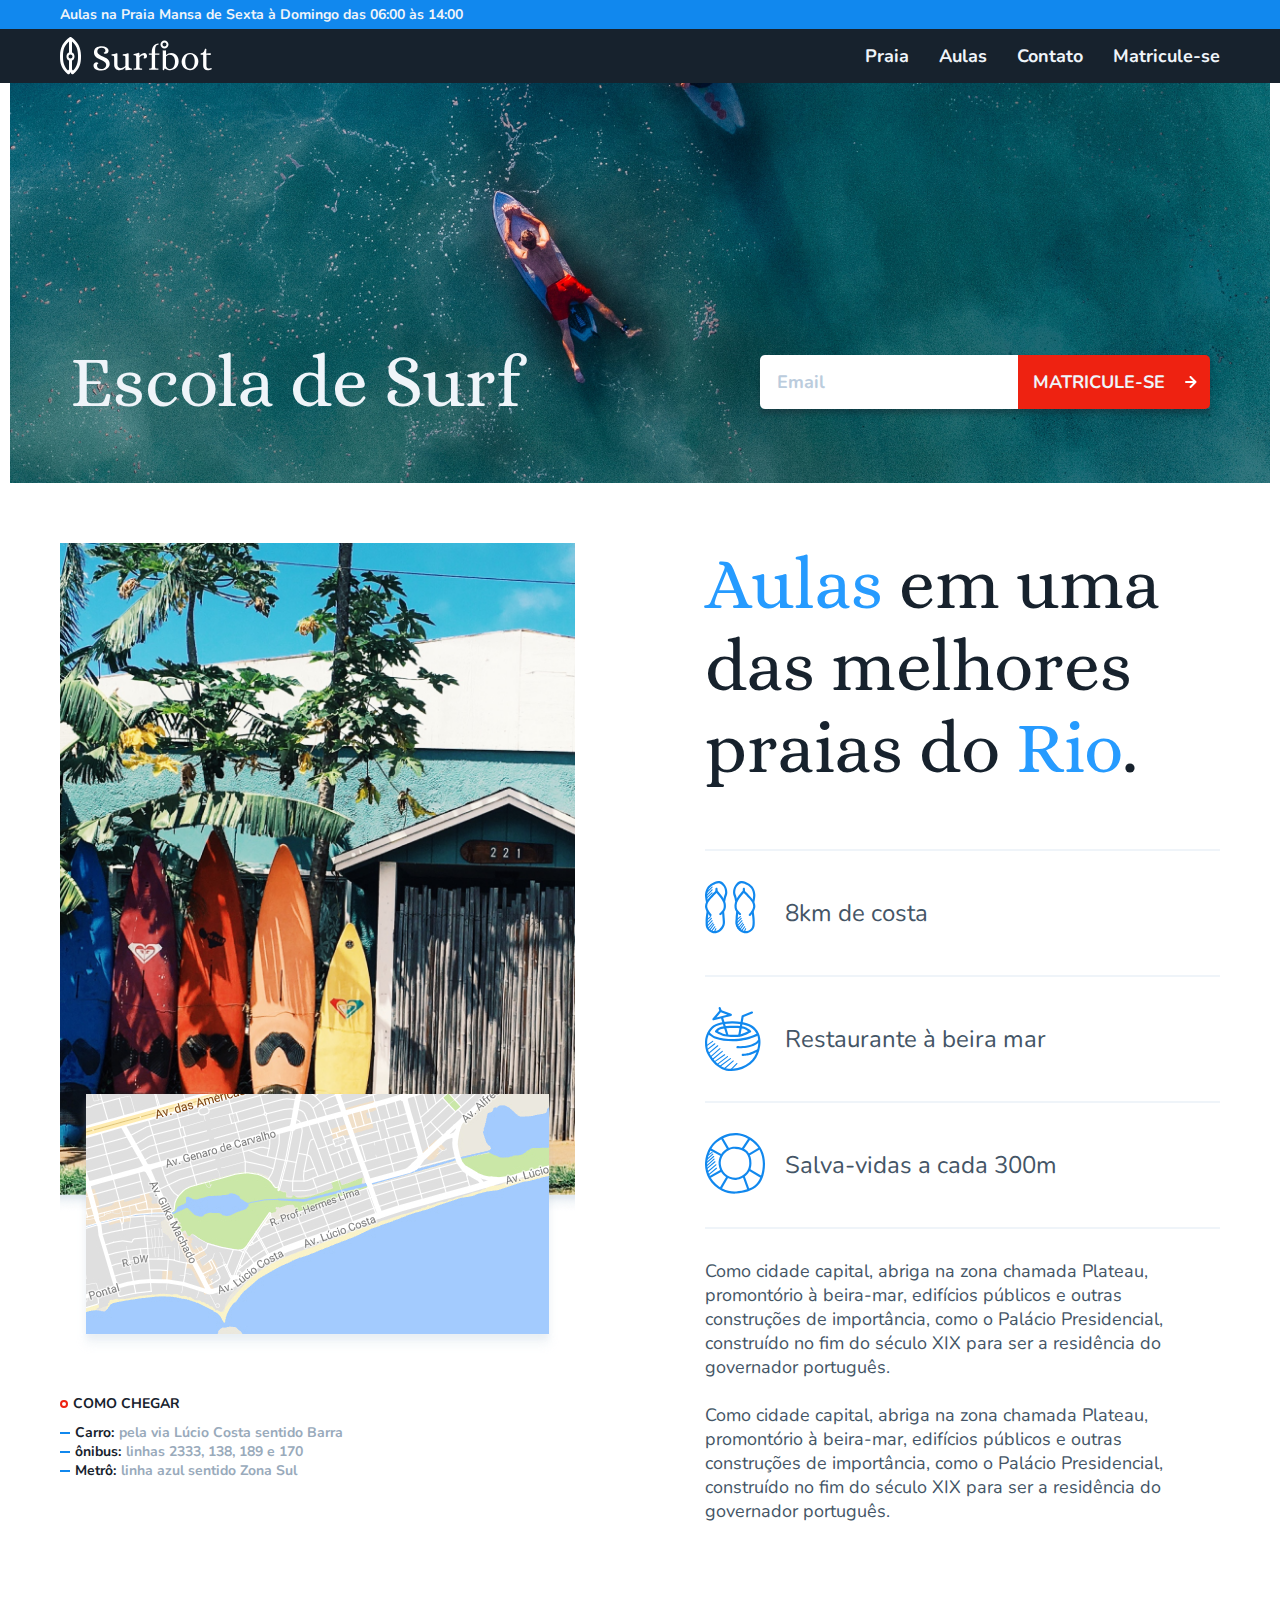
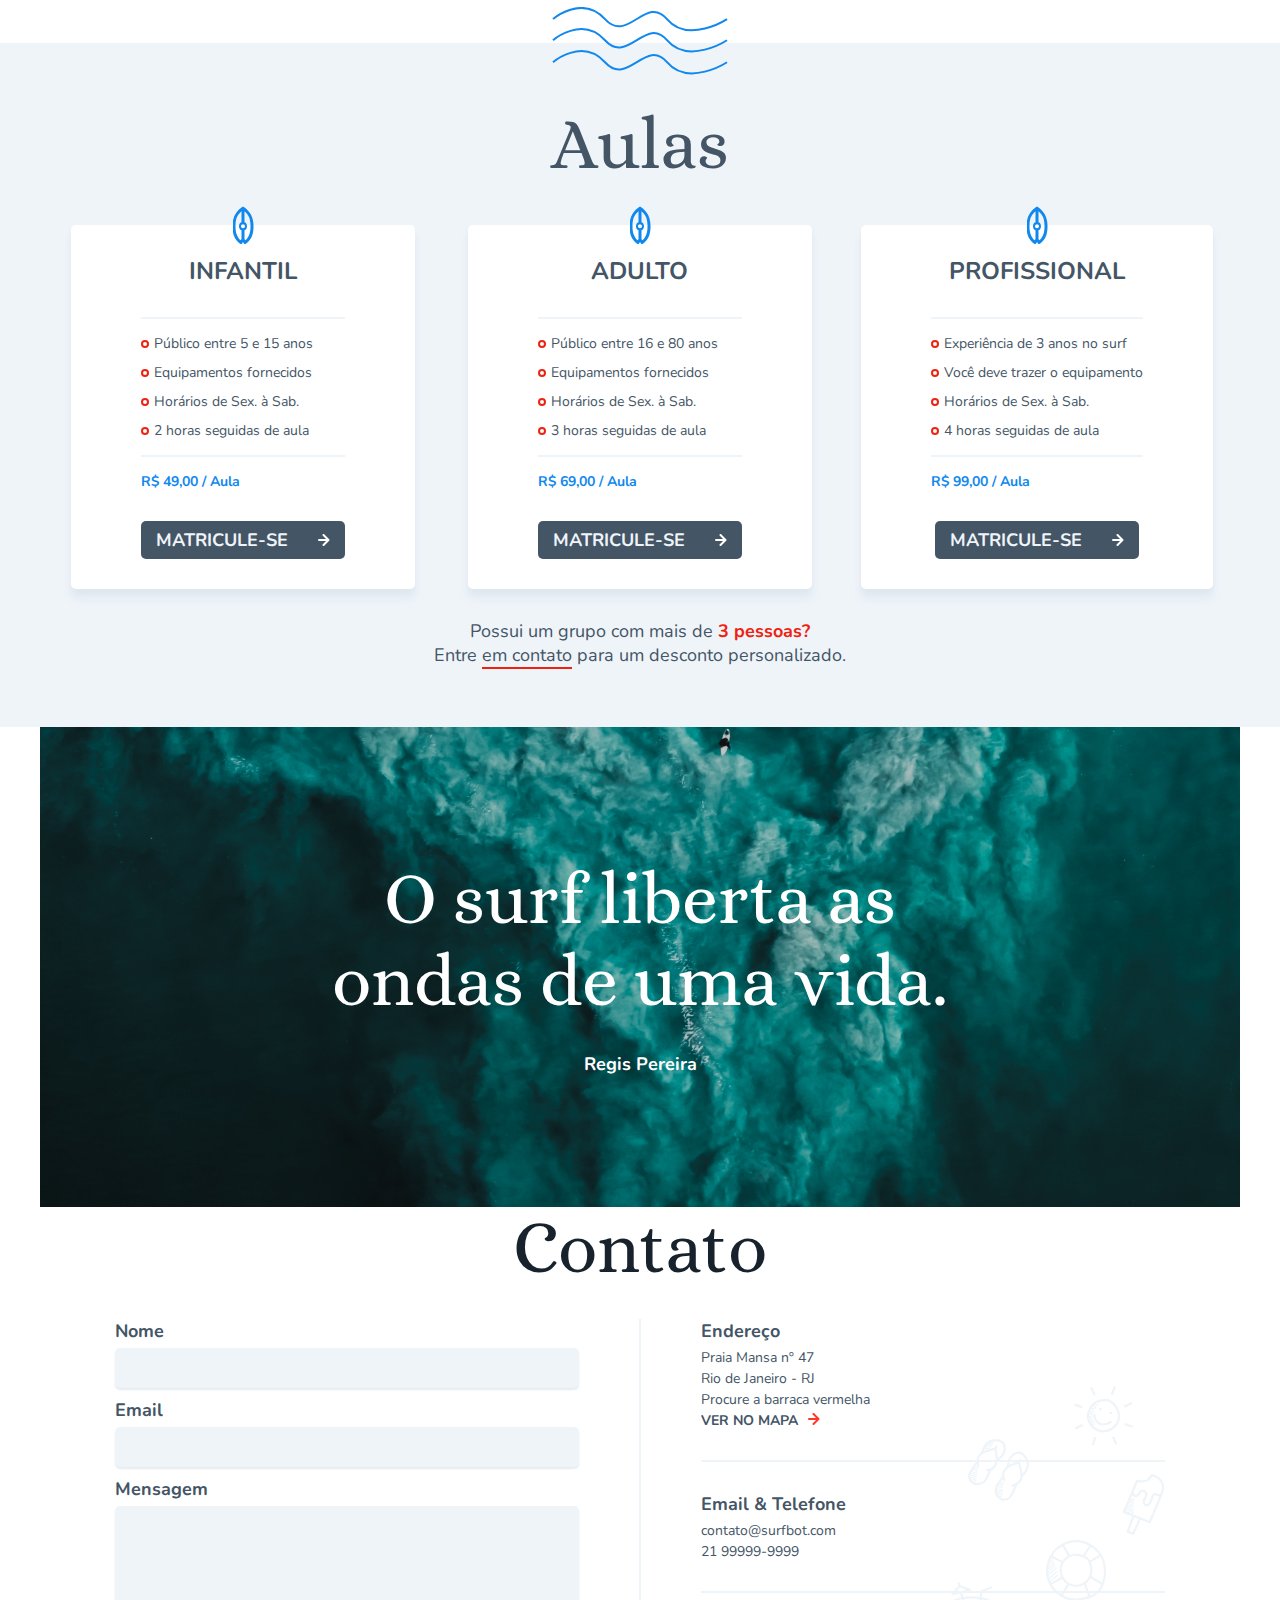
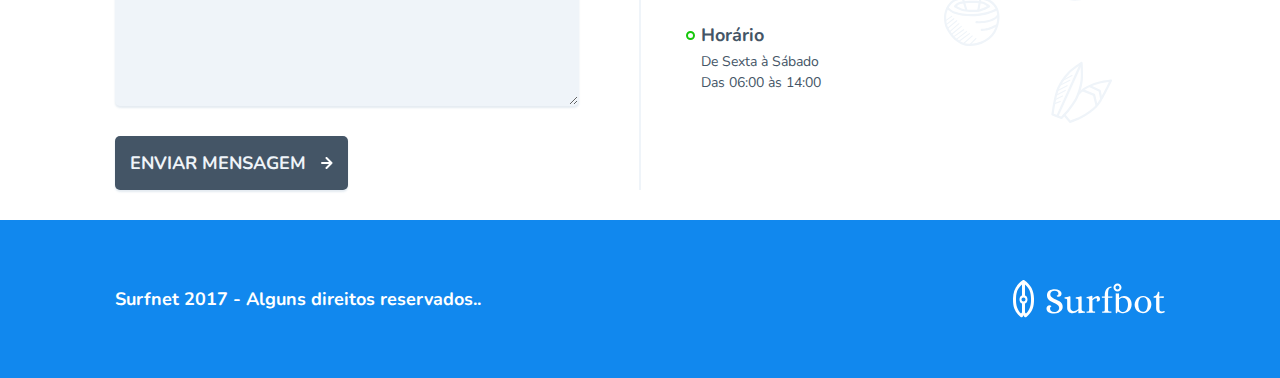
<file: index.html>
<!DOCTYPE html>
<html lang="pt-br">

<head>
  <meta charset="UTF-8">
  <meta http-equiv="X-UA-Compatible" content="IE=edge">
  <meta name="viewport" content="width=device-width, initial-scale=1.0">
  <link rel="shortcut icon" href="./favicon.svg" type="image/x-icon">
  <meta name="description" content="Site de escola de surf, feito após curso na Origamid">
  <title>Surbot | Aulas de surf no Rio - RJ</title>
  <link rel="preconnect" href="https://fonts.googleapis.com">
  <link rel="preconnect" href="https://fonts.gstatic.com" crossorigin>
  <link href="https://fonts.googleapis.com/css2?family=Alice&family=Nunito:wght@400;700&display=swap" rel="stylesheet">
  <link rel="stylesheet" href="./css/style.css">
</head>

<body>

  <header>
    <div class="bg-info">
      <div class="container">
        <p class="font-2-s-b cor-1">Aulas na Praia Mansa de Sexta à Domingo das 06:00 às 14:00</p>
      </div>
    </div>
    <div class="menu-header">
      <div class="container">
        <a href="./index.html"><img src="./img/icons/surfbot-logo.svg" alt="Logo" width="152" height="38"></a>
        <nav aria-label="Menu principal">
          <ul class="font-2-m-b cor-1 lista-menu">
            <li><a href="#praia">Praia</a></li>
            <li><a href="#aulas">Aulas</a></li>
            <li><a href="#contato">Contato</a></li>
            <li><a href="./matricula.html">Matricule-se</a></li>
          </ul>
        </nav>
      </div>
    </div>
  </header>

  <section class="intro">
    <div class="container">
      <h1 class="font-display cor-1">Escola de Surf</h1>
      <form action="./matricula.html">
        <div class="matricula-home">
          <input class="font-2-m-b" type="email" name="email" id="email" placeholder="Email">
          <button class="font-2-m-b cor-1 btn" type="submit">Matricule-se</button>
        </div>
      </form>
    </div>
  </section>

  <main class="conteudo-principal">
    <div class="container">
      <div class="img-principal">
        <img src="./img/foto-galeria.png" alt="foto pranchas" width="570" height="671">
        <img id="mapa" src="./img/Captura de Tela 2017-10-25 às 21.01.jpg" alt="mapa" width="540" height="240">
        <div class="como-chegar">
          <h1 class="font-2-s-b cor-6">COMO CHEGAR</h1>
          <ul class="font-2-s-b cor-6">
            <li>Carro: <span class="cor-3">pela via Lúcio Costa sentido Barra</span></li>
            <li>ônibus: <span class="cor-3">linhas 2333, 138, 189 e 170</span></li>
            <li>Metrô: <span class="cor-3">linha azul sentido Zona Sul</span></li>
          </ul>
        </div>
      </div>
      <div class="informacoes">
        <h1 class="font-display cor-6"><span class="cor-p1">Aulas</span> em uma das melhores praias do <span class="cor-p1">Rio</span>.</h1>
        <ul class="font-2-l cor-5">
          <li>8km de costa</li>
          <li>Restaurante à beira mar</li>
          <li>Salva-vidas a cada 300m</li>
        </ul>
        <p class="font-2-m cor-5">Como cidade capital, abriga na zona chamada Plateau, promontório à beira-mar, edifícios públicos e outras construções de importância, como o Palácio Presidencial, construído no fim do século XIX para ser a residência do governador português. <br> <br>
        </p>
        <p class="font-2-m cor-5">Como cidade capital, abriga na zona chamada Plateau, promontório à beira-mar, edifícios públicos e outras construções de importância, como o Palácio Presidencial, construído no fim do século XIX para ser a residência do governador português.
        </p>
      </div>
    </div>
  </main>

  <section class="aulas">
    <div class="container">
      <h1 class="font-display cor-5">Aulas</h1>
      <ul class="aulas-info">
        <li>
          <h2 class="font-2-l-b cor-5">INFANTIL</h2>
          <ul class="font-2-s cor-5">
            <li>Público entre 5 e 15 anos</li>
            <li>Equipamentos fornecidos</li>
            <li>Horários de Sex. à Sab.</li>
            <li>2 horas seguidas de aula</li>
          </ul>
          <p class="font-2-s-b cor-p2">R$ 49,00 / Aula</p>
          <a href="./matricula.html" class="font-2-m-b cor-1 btn aulas-matricula">matricule-se</a>
        </li>
        <li>
          <h2 class="font-2-l-b cor-5">ADULTO</h2>
          <ul class="font-2-s cor-5">
            <li>Público entre 16 e 80 anos</li>
            <li>Equipamentos fornecidos</li>
            <li>Horários de Sex. à Sab.</li>
            <li>3 horas seguidas de aula</li>
          </ul>
          <p class="font-2-s-b cor-p2">R$ 69,00 / Aula</p>
          <a href="./matricula.html" class="font-2-m-b cor-1 btn aulas-matricula">matricule-se</a>
        </li>
        <li>
          <h2 class="font-2-l-b cor-5">PROFISSIONAL</h2>
          <ul class="font-2-s cor-5">
            <li>Experiência de 3 anos no surf</li>
            <li>Você deve trazer o equipamento</li>
            <li>Horários de Sex. à Sab.</li>
            <li>4 horas seguidas de aula</li>
          </ul>
          <p class="font-2-s-b cor-p2">R$ 99,00 / Aula</p>
          <a href="./matricula.html" class="font-2-m-b cor-1 btn aulas-matricula">matricule-se</a>
        </li>
      </ul>
    </div>
    <p class="font-2-m cor-5">Possui um grupo com mais de <span class="cor-s2 font-2-m-b">3 pessoas?</span><br>
      Entre <a href="#contato">em contato</a> para um desconto personalizado.</p>
  </section>

  <blockquote aria-labelledby="mencao" class="mencao">
    <p id="mencao" class="font-display">O surf liberta as <br>
      ondas de uma vida.</p>
    <p class="font-2-m-b">Regis Pereira</p>
  </blockquote>

  <section class="contato-form" id="contato">
    <div class="container">
      <h1 class="font-display cor-6">Contato</h1>
      <form action="#" class="font-2-m-b cor-5">
        <div>
          <label for="nome">Nome</label>
          <input type="text" name="nome" id="nome">
        </div>
        <div>
          <label for="email-msg">Email</label>
          <input type="email" name="email-msg" id="email-msg">
        </div>
        <div>
          <label for="textarea">Mensagem</label>
          <textarea name="textarea" id="textarea" cols="50" rows="10"></textarea>
        </div>
        <button type="submit" class="btn cor-1 font-2-m-b">Enviar mensagem</button>
      </form>
      <div id="sep"></div>
      <div class="informacoes-contato cor-5">
        <div>
          <h1 class="font-2-m-b">Endereço</h1>
          <ul class="font-2-s">
            <li> Praia Mansa nº 47 </li>
            <li>Rio de Janeiro - RJ</li>
            <li>Procure a barraca vermelha</li>
            <li><a href="#" class="font-2-s-b">VER NO MAPA</a></li>
          </ul>
        </div>
        <div>
          <h1 class="font-2-m-b">Email & Telefone</h1>
          <ul class="font-2-s">
            <li><a href="mailto:contato@surfbot.com">contato@surfbot.com</a></li>
            <li><a href="tel:+5521999999999">21 99999-9999</a></li>
          </ul>
        </div>
        <div>
          <h1 class="font-2-m-b">Horário</h1>
          <ul class="font-2-s">
            <li>De Sexta à Sábado</li>
            <li>Das 06:00 às 14:00</li>
          </ul>
        </div>
      </div>
    </div>
  </section>

  <footer class="footer">
    <div class="container">
      <h1 class="font-2-m-b">Surfnet 2017 - Alguns direitos reservados..</h1>
      <img src="./img/icons/surfbot-logo.svg" alt="surfbot logo">
    </div>
  </footer>
</body>

</html>
</file>
<file: css/style.css>
/* Global */
@import "./global/global.css";
@import "./global/header.css";
@import "./global/footer.css";

/* Home */
/* Principal */
@import "./home/principal/principal.css";
/* Introdução */
@import "./home/intro/intro.css";
@import "./home/intro/form-intro.css";
/* Aulas */
@import "./home/aulas/aulas.css";
/* Menção */
@import "./home/mencao/mencao.css";
/* Contato Home */
@import "./home/contato-home/contato-form.css";
@import "./home/contato-home/info-contato.css";

/* Utilitários */
@import "./utilitarios/color.css";
@import "./utilitarios/font.css";
</file>
